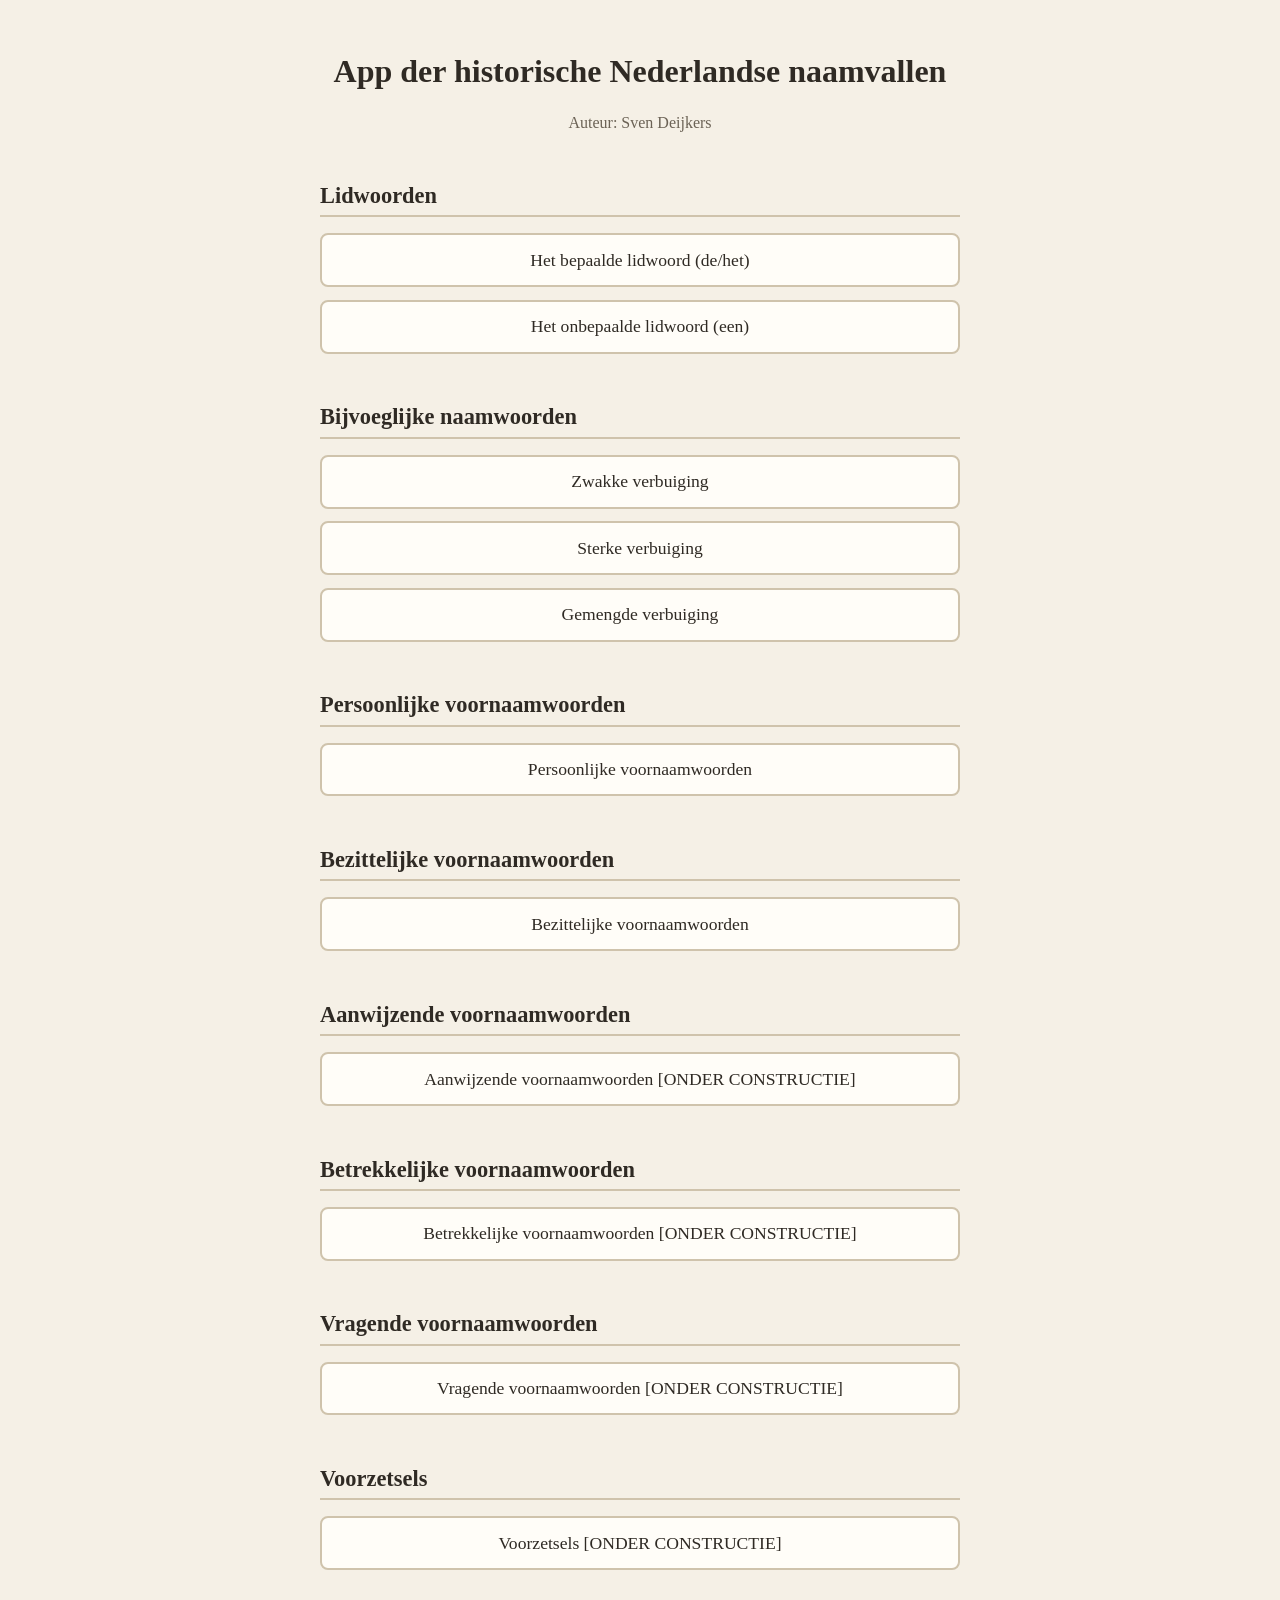
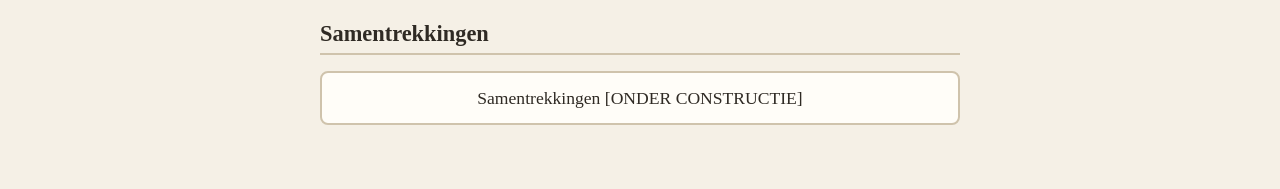
<file: index.html>
<!DOCTYPE html>
<html lang="nl">
<head>
  <meta charset="UTF-8">
  <meta name="viewport" content="width=device-width, initial-scale=1.0">
  <title>App der historische Nederlandse naamvallen</title>
  <link rel="stylesheet" href="style.css?v=12">
</head>
<body>
  <main class="start-screen">
    <h1>App der historische Nederlandse naamvallen</h1>
    <p class="author">Auteur: Sven Deijkers</p>

    <div class="options">
      <section class="option-group">
        <h2>Lidwoorden</h2>
        <div class="option-buttons">
          <a class="option-button" href="instellingen.html?volgende=bepaald-lidwoord.html">Het bepaalde lidwoord (de/het)</a>
          <a class="option-button" href="instellingen.html?volgende=onbepaald-lidwoord.html">Het onbepaalde lidwoord (een)</a>
        </div>
      </section>

      <section class="option-group">
        <h2>Bijvoeglijke naamwoorden</h2>
        <div class="option-buttons">
          <a class="option-button" href="instellingen.html?volgende=bijvoeglijk-naamwoord-zwak.html">Zwakke verbuiging</a>
          <a class="option-button" href="instellingen.html?volgende=bijvoeglijk-naamwoord-sterk.html">Sterke verbuiging</a>
          <a class="option-button" href="instellingen.html?volgende=bijvoeglijk-naamwoord-gemengd.html">Gemengde verbuiging</a>
        </div>
      </section>

      <section class="option-group">
        <h2>Persoonlijke voornaamwoorden</h2>
        <div class="option-buttons">
          <a class="option-button" href="instellingen.html?volgende=persoonlijke-voornaamwoorden.html">Persoonlijke voornaamwoorden</a>
        </div>
      </section>

      <section class="option-group">
        <h2>Bezittelijke voornaamwoorden</h2>
        <div class="option-buttons">
          <a class="option-button" href="instellingen.html?volgende=bezittelijke-voornaamwoorden.html">Bezittelijke voornaamwoorden</a>
        </div>
      </section>

      <section class="option-group">
        <h2>Aanwijzende voornaamwoorden</h2>
        <div class="option-buttons">
          <a class="option-button" href="instellingen.html?volgende=aanwijzende-voornaamwoorden.html">Aanwijzende voornaamwoorden [ONDER CONSTRUCTIE]</a>
        </div>
      </section>

      <section class="option-group">
        <h2>Betrekkelijke voornaamwoorden</h2>
        <div class="option-buttons">
          <a class="option-button" href="instellingen.html?volgende=betrekkelijke-voornaamwoorden.html">Betrekkelijke voornaamwoorden [ONDER CONSTRUCTIE]</a>
        </div>
      </section>

      <section class="option-group">
        <h2>Vragende voornaamwoorden</h2>
        <div class="option-buttons">
          <a class="option-button" href="instellingen.html?volgende=vragende-voornaamwoorden.html">Vragende voornaamwoorden [ONDER CONSTRUCTIE]</a>
        </div>
      </section>

      <section class="option-group">
        <h2>Voorzetsels</h2>
        <div class="option-buttons">
          <a class="option-button" href="instellingen.html?volgende=voorzetsels.html">Voorzetsels [ONDER CONSTRUCTIE]</a>
        </div>
      </section>

      <section class="option-group">
        <h2>Samentrekkingen</h2>
        <div class="option-buttons">
          <a class="option-button" href="instellingen.html?volgende=samentrekkingen.html">Samentrekkingen [ONDER CONSTRUCTIE]</a>
        </div>
      </section>
    </div>
  </main>
</body>
</html>
</file>
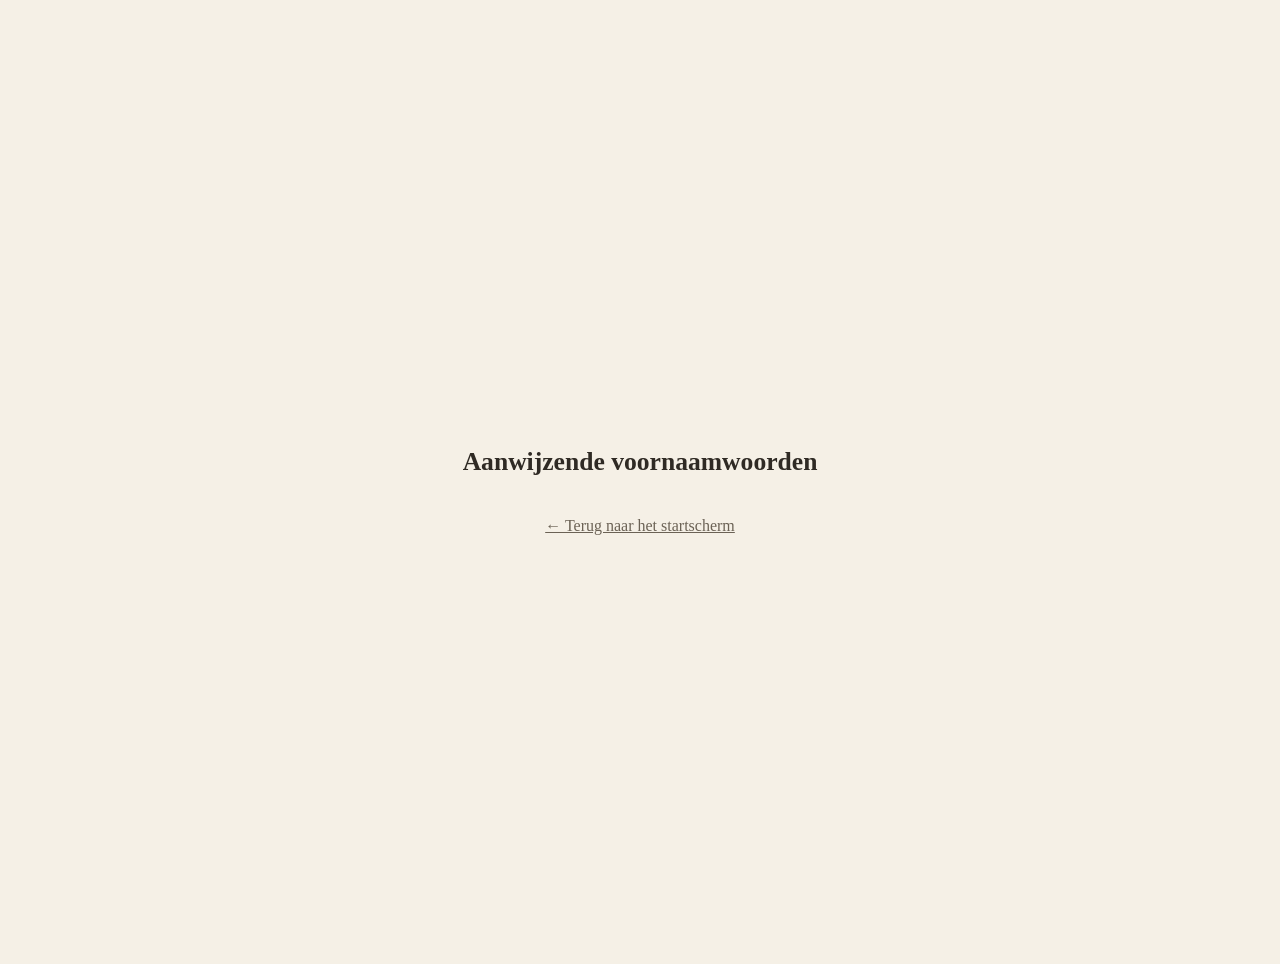
<file: aanwijzende-voornaamwoorden.html>
<!DOCTYPE html>
<html lang="nl">
<head>
  <meta charset="UTF-8">
  <meta name="viewport" content="width=device-width, initial-scale=1.0">
  <title>Aanwijzende voornaamwoorden — App der historische Nederlandse naamvallen</title>
  <link rel="stylesheet" href="style.css?v=12">
</head>
<body>
  <main class="empty-screen">
    <h1>Aanwijzende voornaamwoorden</h1>
    <a class="back-link" href="index.html">&larr; Terug naar het startscherm</a>
  </main>
</body>
</html>
</file>
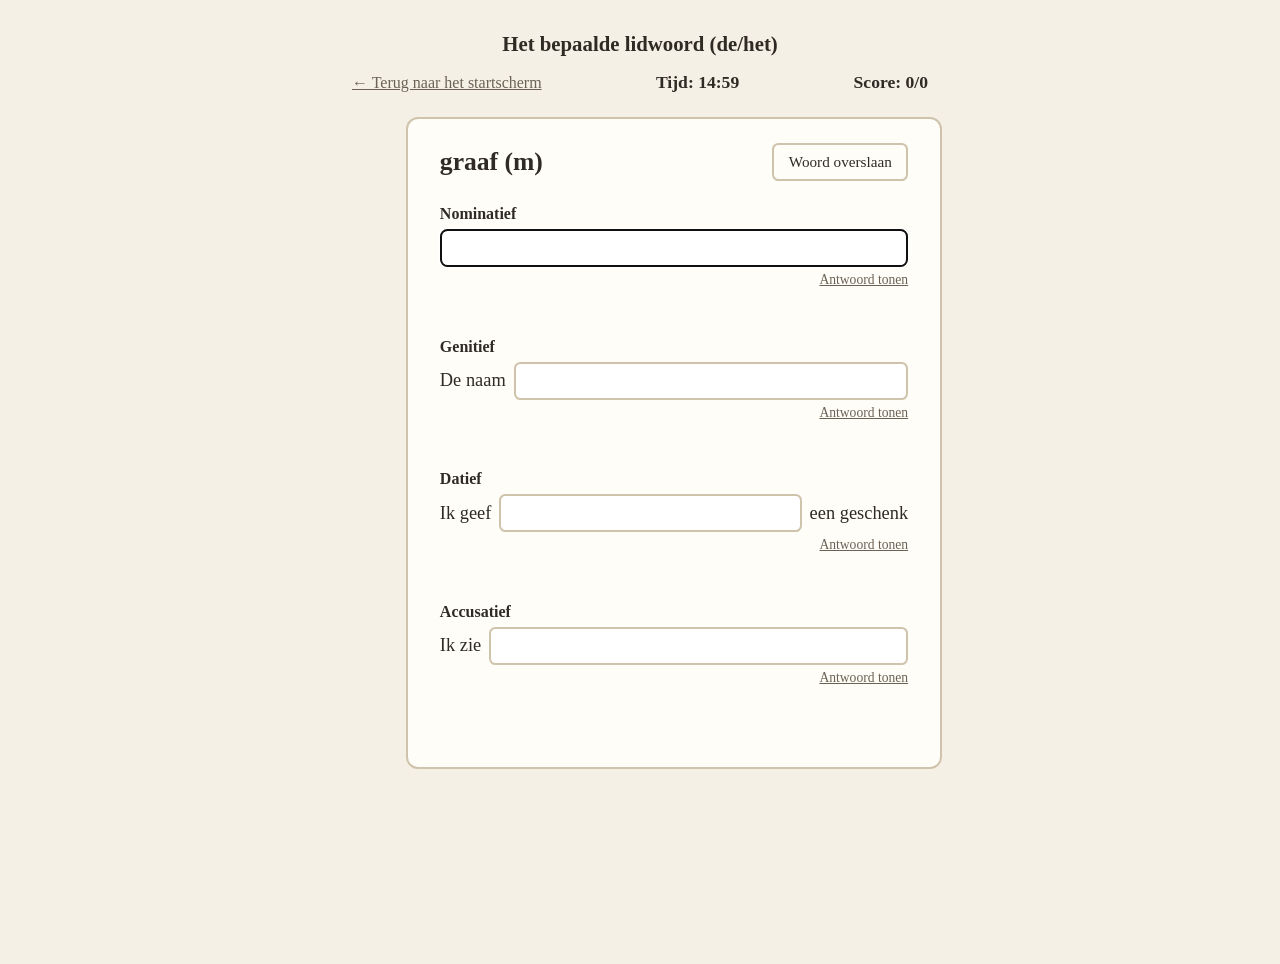
<file: bepaald-lidwoord.html>
<!DOCTYPE html>
<html lang="nl">
<head>
  <meta charset="UTF-8">
  <meta name="viewport" content="width=device-width, initial-scale=1.0">
  <title>Het bepaalde lidwoord (de/het) — App der historische Nederlandse naamvallen</title>
  <link rel="stylesheet" href="style.css?v=12">
</head>
<body>
  <main class="oefen-screen">
    <h2 class="categorie-titel">Het bepaalde lidwoord (de/het)</h2>

    <div class="oefen-header">
      <a class="back-link" href="index.html">&larr; Terug naar het startscherm</a>
      <div class="tijd">Tijd: <span id="tijd">--:--</span></div>
      <div class="score">Score: <span id="score">0/0</span></div>
    </div>

    <div id="oefen-content"></div>
  </main>

  <script src="js/oefening-data.js?v=12"></script>
  <script src="js/oefenmotor.js?v=12"></script>
  <script src="js/bepaald-lidwoord.js?v=12"></script>
</body>
</html>
</file>
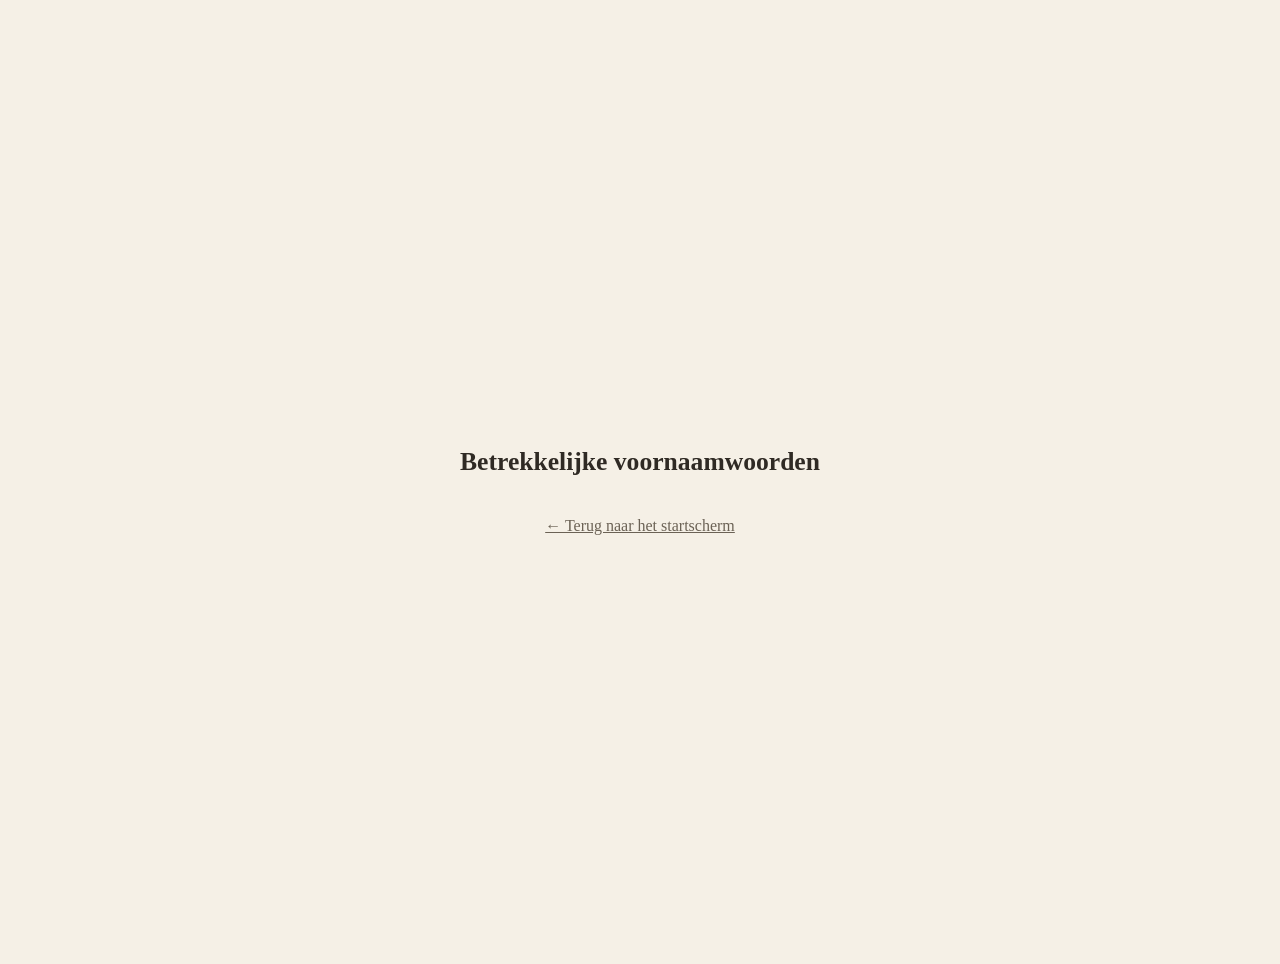
<file: betrekkelijke-voornaamwoorden.html>
<!DOCTYPE html>
<html lang="nl">
<head>
  <meta charset="UTF-8">
  <meta name="viewport" content="width=device-width, initial-scale=1.0">
  <title>Betrekkelijke voornaamwoorden — App der historische Nederlandse naamvallen</title>
  <link rel="stylesheet" href="style.css?v=12">
</head>
<body>
  <main class="empty-screen">
    <h1>Betrekkelijke voornaamwoorden</h1>
    <a class="back-link" href="index.html">&larr; Terug naar het startscherm</a>
  </main>
</body>
</html>
</file>
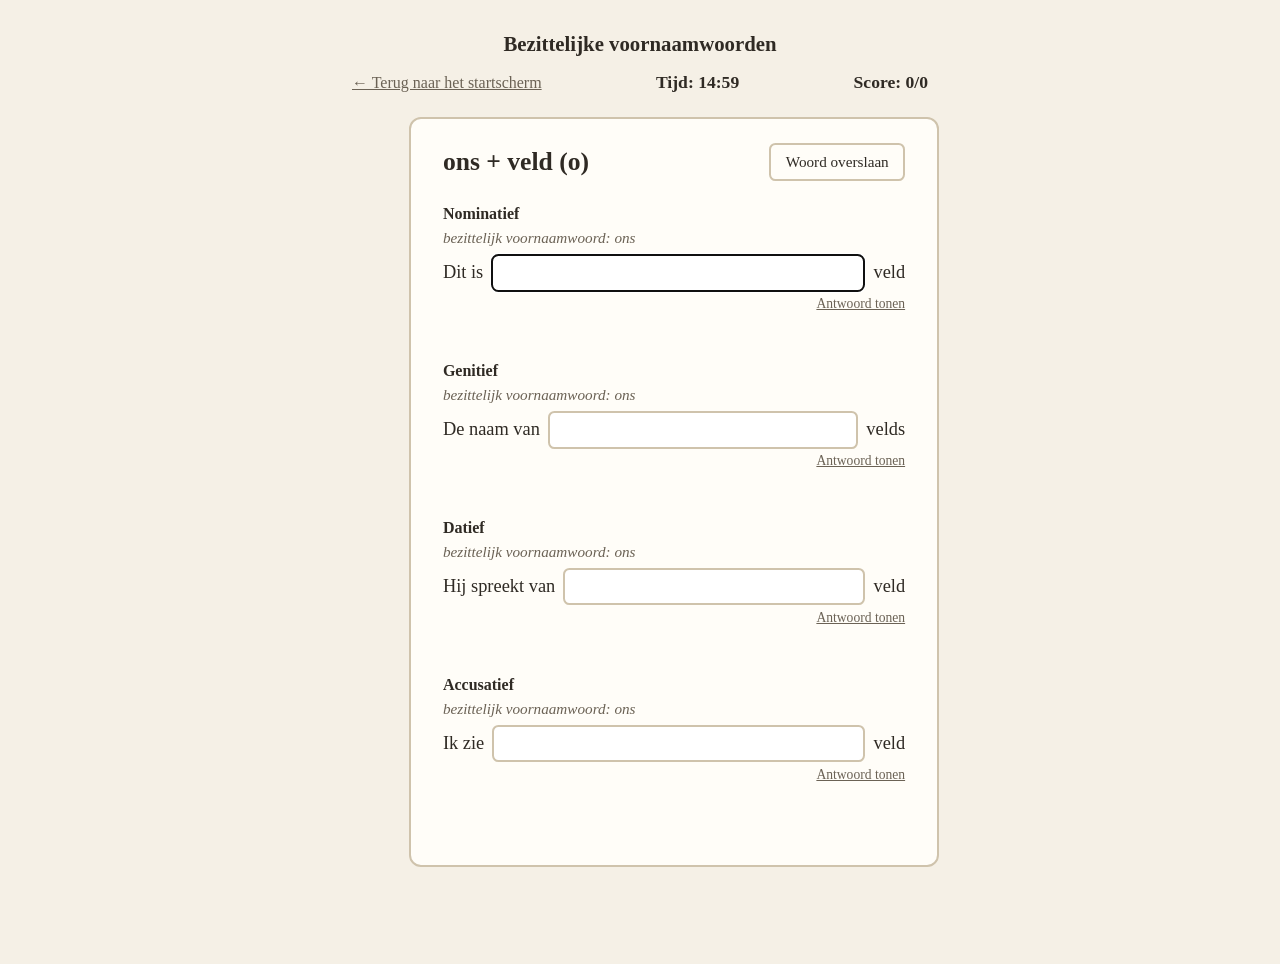
<file: bezittelijke-voornaamwoorden.html>
<!DOCTYPE html>
<html lang="nl">
<head>
  <meta charset="UTF-8">
  <meta name="viewport" content="width=device-width, initial-scale=1.0">
  <title>Bezittelijke voornaamwoorden — App der historische Nederlandse naamvallen</title>
  <link rel="stylesheet" href="style.css?v=12">
</head>
<body>
  <main class="oefen-screen">
    <h2 class="categorie-titel">Bezittelijke voornaamwoorden</h2>

    <div class="oefen-header">
      <a class="back-link" href="index.html">&larr; Terug naar het startscherm</a>
      <div class="tijd">Tijd: <span id="tijd">--:--</span></div>
      <div class="score">Score: <span id="score">0/0</span></div>
    </div>

    <div id="oefen-content"></div>
  </main>

  <script src="js/oefening-data.js?v=12"></script>
  <script src="js/oefenmotor.js?v=12"></script>
  <script src="js/bezittelijke-voornaamwoorden.js?v=12"></script>
</body>
</html>
</file>
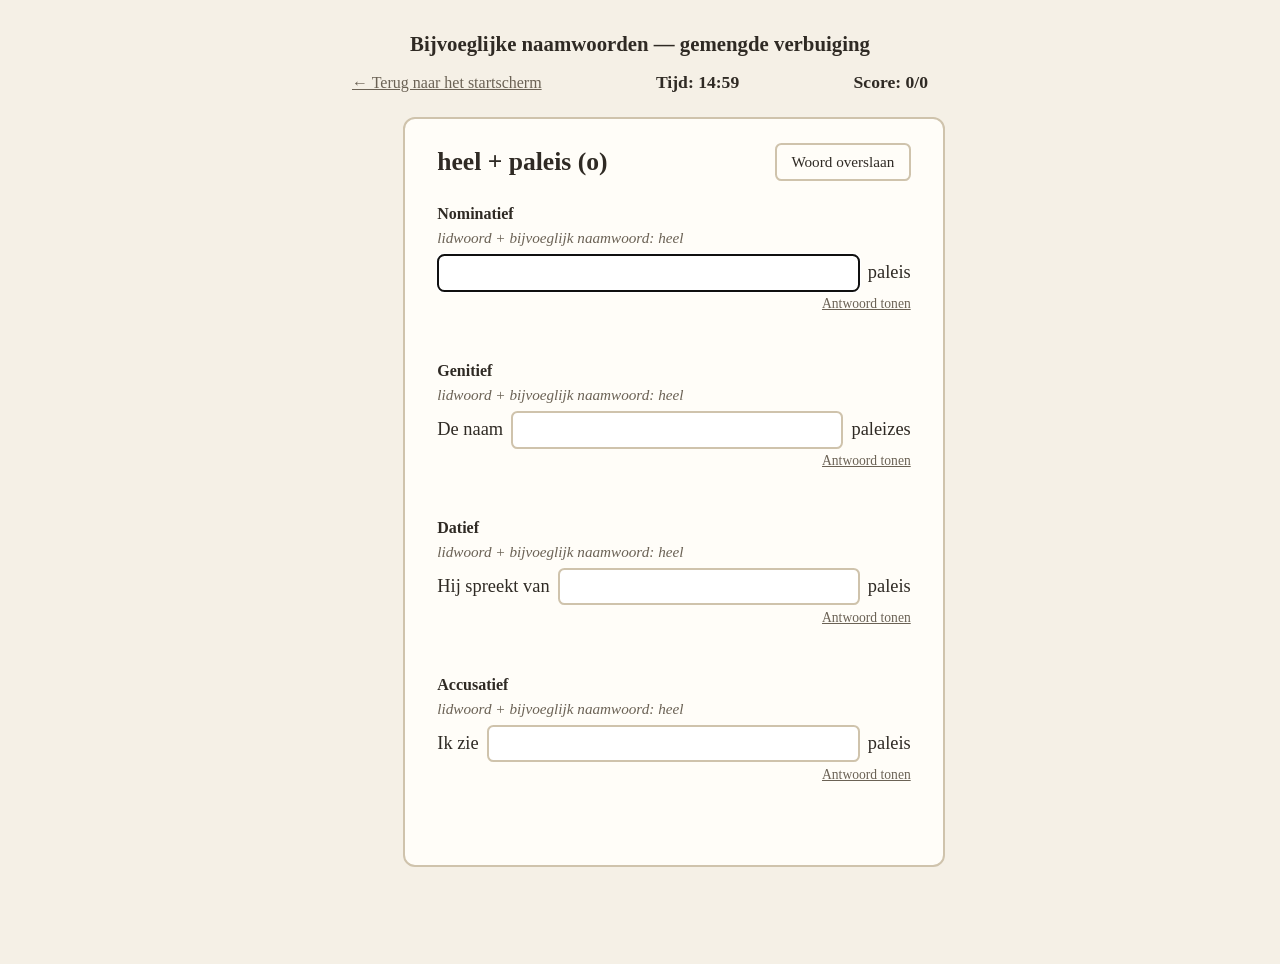
<file: bijvoeglijk-naamwoord-gemengd.html>
<!DOCTYPE html>
<html lang="nl">
<head>
  <meta charset="UTF-8">
  <meta name="viewport" content="width=device-width, initial-scale=1.0">
  <title>Bijvoeglijke naamwoorden — gemengde verbuiging — App der historische Nederlandse naamvallen</title>
  <link rel="stylesheet" href="style.css?v=12">
</head>
<body>
  <main class="oefen-screen">
    <h2 class="categorie-titel">Bijvoeglijke naamwoorden — gemengde verbuiging</h2>

    <div class="oefen-header">
      <a class="back-link" href="index.html">&larr; Terug naar het startscherm</a>
      <div class="tijd">Tijd: <span id="tijd">--:--</span></div>
      <div class="score">Score: <span id="score">0/0</span></div>
    </div>

    <div id="oefen-content"></div>
  </main>

  <script src="js/oefening-data.js?v=12"></script>
  <script src="js/oefenmotor.js?v=12"></script>
  <script src="js/bijvoeglijk-naamwoord-gemengd.js?v=12"></script>
</body>
</html>
</file>
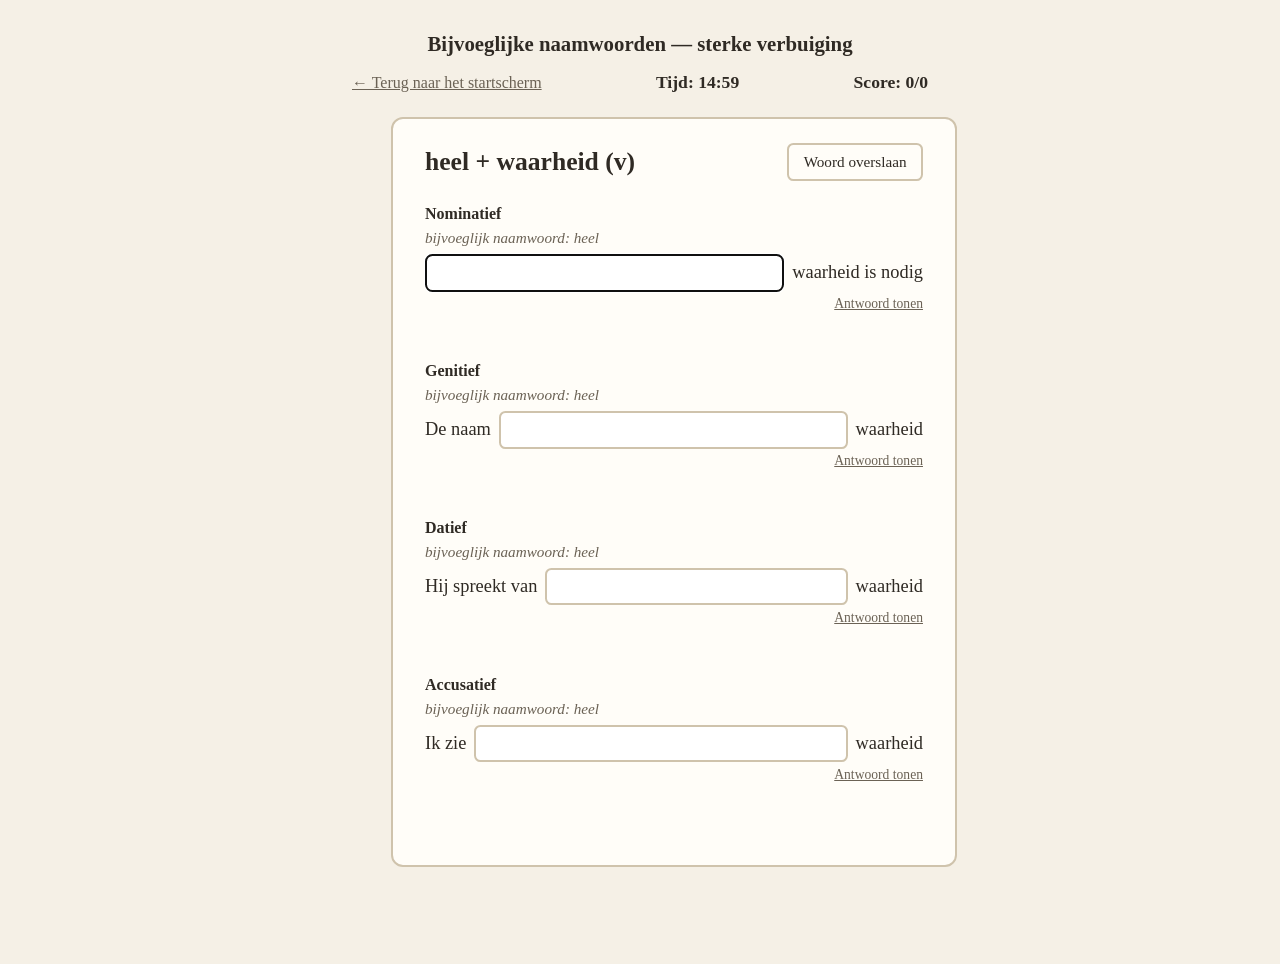
<file: bijvoeglijk-naamwoord-sterk.html>
<!DOCTYPE html>
<html lang="nl">
<head>
  <meta charset="UTF-8">
  <meta name="viewport" content="width=device-width, initial-scale=1.0">
  <title>Bijvoeglijke naamwoorden — sterke verbuiging — App der historische Nederlandse naamvallen</title>
  <link rel="stylesheet" href="style.css?v=12">
</head>
<body>
  <main class="oefen-screen">
    <h2 class="categorie-titel">Bijvoeglijke naamwoorden — sterke verbuiging</h2>

    <div class="oefen-header">
      <a class="back-link" href="index.html">&larr; Terug naar het startscherm</a>
      <div class="tijd">Tijd: <span id="tijd">--:--</span></div>
      <div class="score">Score: <span id="score">0/0</span></div>
    </div>

    <div id="oefen-content"></div>
  </main>

  <script src="js/oefening-data.js?v=12"></script>
  <script src="js/oefenmotor.js?v=12"></script>
  <script src="js/bijvoeglijk-naamwoord-sterk.js?v=12"></script>
</body>
</html>
</file>
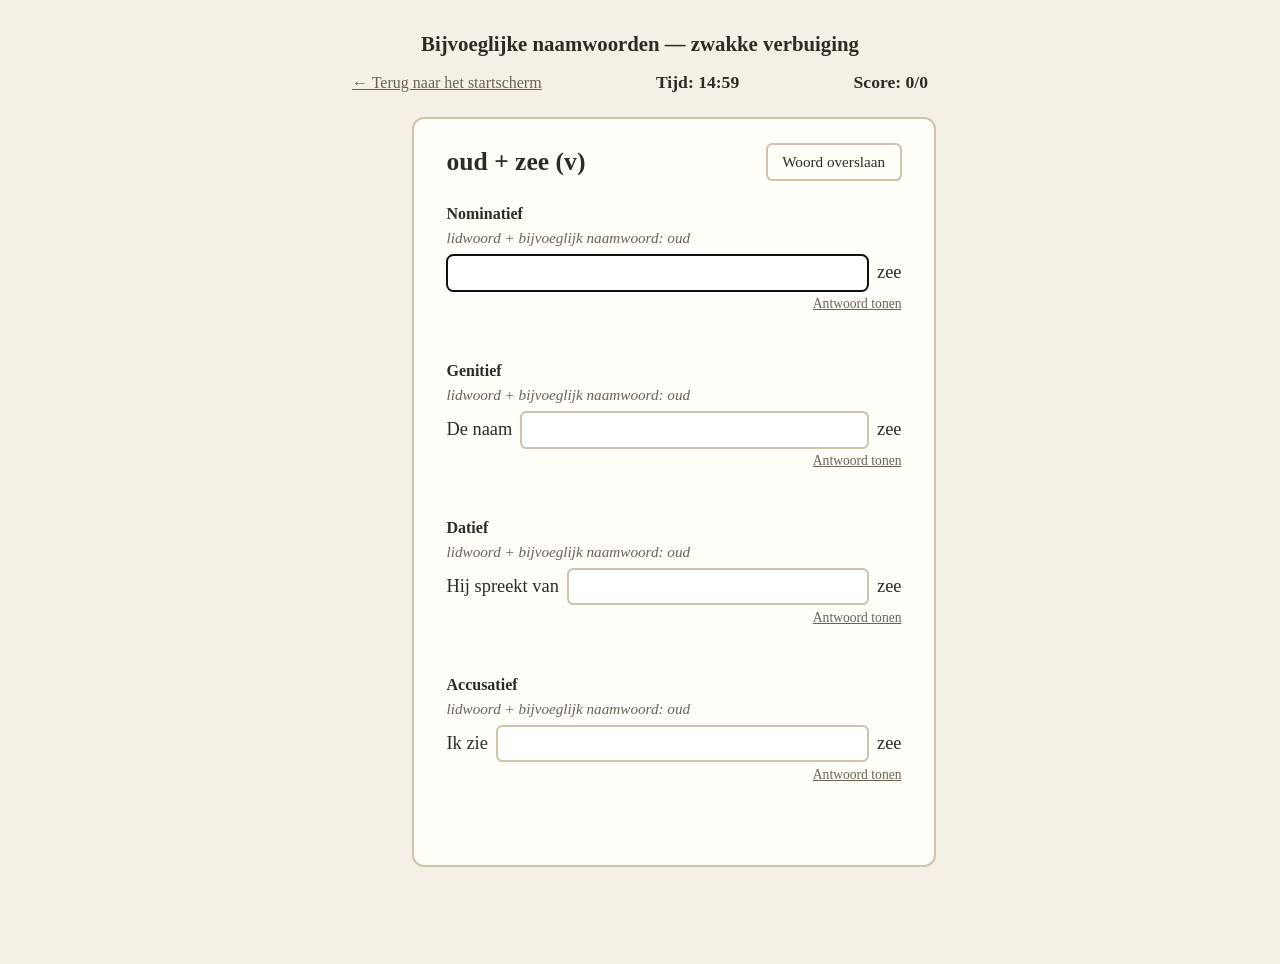
<file: bijvoeglijk-naamwoord-zwak.html>
<!DOCTYPE html>
<html lang="nl">
<head>
  <meta charset="UTF-8">
  <meta name="viewport" content="width=device-width, initial-scale=1.0">
  <title>Bijvoeglijke naamwoorden — zwakke verbuiging — App der historische Nederlandse naamvallen</title>
  <link rel="stylesheet" href="style.css?v=12">
</head>
<body>
  <main class="oefen-screen">
    <h2 class="categorie-titel">Bijvoeglijke naamwoorden — zwakke verbuiging</h2>

    <div class="oefen-header">
      <a class="back-link" href="index.html">&larr; Terug naar het startscherm</a>
      <div class="tijd">Tijd: <span id="tijd">--:--</span></div>
      <div class="score">Score: <span id="score">0/0</span></div>
    </div>

    <div id="oefen-content"></div>
  </main>

  <script src="js/oefening-data.js?v=12"></script>
  <script src="js/oefenmotor.js?v=12"></script>
  <script src="js/bijvoeglijk-naamwoord-zwak.js?v=12"></script>
</body>
</html>
</file>
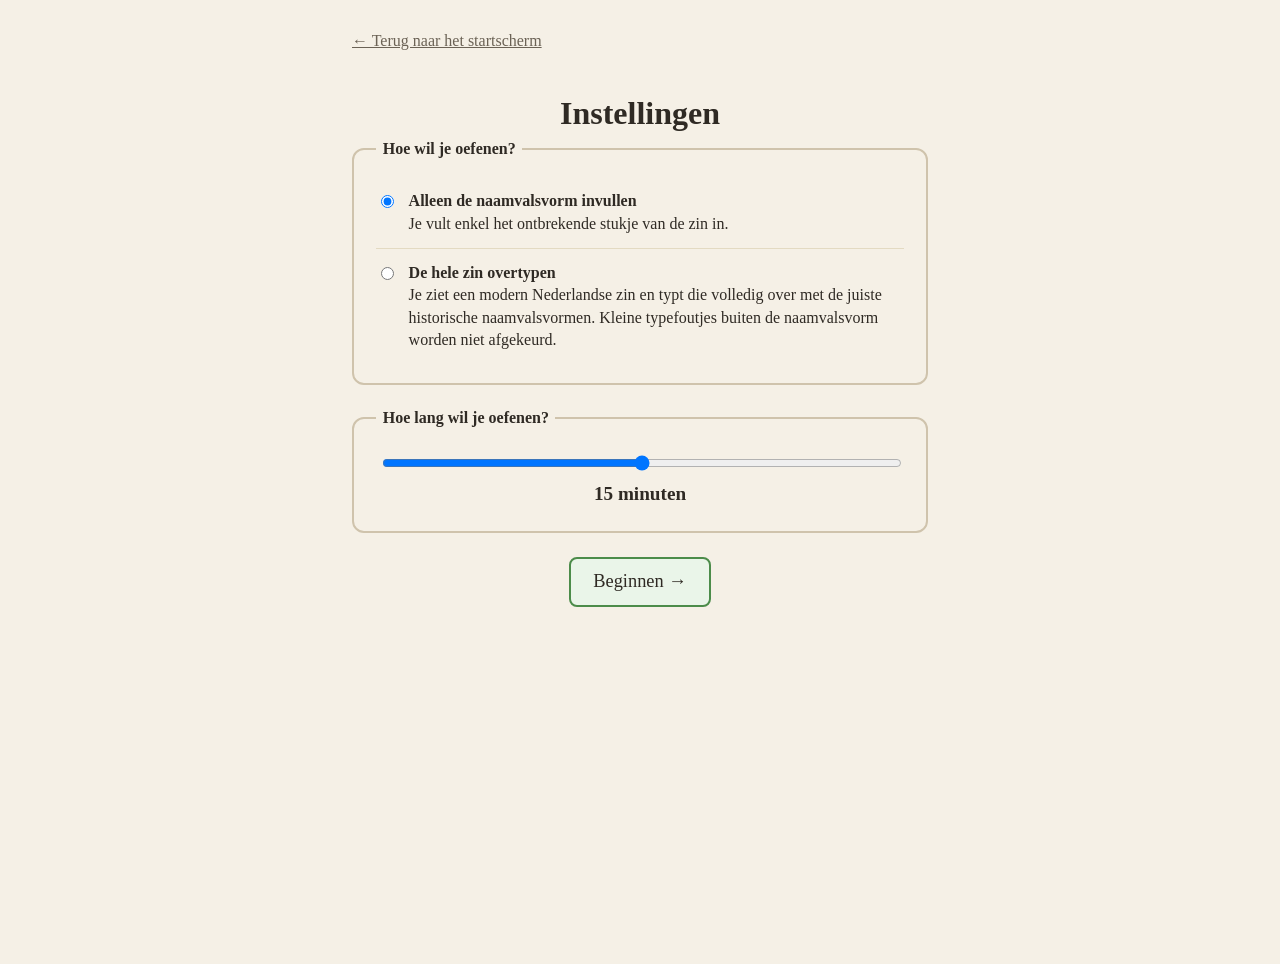
<file: instellingen.html>
<!DOCTYPE html>
<html lang="nl">
<head>
  <meta charset="UTF-8">
  <meta name="viewport" content="width=device-width, initial-scale=1.0">
  <title>Instellingen — App der historische Nederlandse naamvallen</title>
  <link rel="stylesheet" href="style.css?v=12">
</head>
<body>
  <main class="instellingen-screen">
    <div class="oefen-header">
      <a class="back-link" href="index.html">&larr; Terug naar het startscherm</a>
    </div>

    <h1>Instellingen</h1>

    <form id="instellingen-form" class="instellingen-form">
      <fieldset>
        <legend>Hoe wil je oefenen?</legend>

        <label class="instelling-optie">
          <input type="radio" name="modus" value="deel">
          <span>
            <strong>Alleen de naamvalsvorm invullen</strong>
            <br>
            Je vult enkel het ontbrekende stukje van de zin in.
          </span>
        </label>

        <label class="instelling-optie">
          <input type="radio" name="modus" value="zin">
          <span>
            <strong>De hele zin overtypen</strong>
            <br>
            Je ziet een modern Nederlandse zin en typt die volledig over met de juiste
            historische naamvalsvormen. Kleine typefoutjes buiten de naamvalsvorm worden
            niet afgekeurd.
          </span>
        </label>
      </fieldset>

      <fieldset id="geslacht-fieldset">
        <legend>Geslacht bij het zelfstandig naamwoord</legend>

        <label class="instelling-optie">
          <input type="radio" name="geslacht" value="aan">
          <span>
            <strong>Toon geslacht</strong> (m/v/o)
            <br>
            Handig om patronen te leren herkennen.
          </span>
        </label>

        <label class="instelling-optie">
          <input type="radio" name="geslacht" value="uit">
          <span>
            <strong>Verberg geslacht</strong>
            <br>
            Voor als je je geheugen wilt trainen.
          </span>
        </label>
      </fieldset>

      <fieldset id="datief-vorm-fieldset">
        <legend>Datief-vervoeging van het zelfstandig naamwoord</legend>

        <label class="instelling-optie">
          <input type="radio" name="datief-vorm" value="tabel">
          <span>
            <strong>Vervoegen volgens de regels</strong> (zonder -e als dat kan)
            <br>
            De gangbare, eenvoudigste vorm.
          </span>
        </label>

        <label class="instelling-optie">
          <input type="radio" name="datief-vorm" value="historisch">
          <span>
            <strong>Historische vervoeging</strong>
            <br>
            Sommige woorden krijgen dan een extra -e, bijvoorbeeld "den goeden gelde".
          </span>
        </label>

        <label class="instelling-optie" id="datief-vorm-modern-optie">
          <input type="radio" name="datief-vorm" value="modern">
          <span>
            <strong>Modernere vorm met "het"</strong>
            <br>
            Bij onzijdige woorden bijvoorbeeld "het goede" in plaats van "den goeden".
          </span>
        </label>
      </fieldset>

      <fieldset id="archaisch-fieldset" hidden>
        <legend>Archaïsche/dialectische vormen</legend>

        <label class="instelling-optie" id="archaisch-du-optie">
          <input type="checkbox" name="archaisch-du">
          <span>
            <strong>Du</strong> in plaats van gij (voor jij/u)
            <span class="instelling-waarschuwing">
              Let op: dit is zeer archaïsch en heeft ook invloed op de rest van de zin
              (zoals de werkwoordsvervoeging). Niet aangeraden voor beginners.
            </span>
          </span>
        </label>

        <label class="instelling-optie" id="archaisch-gijlieden-optie">
          <input type="checkbox" name="archaisch-gijlieden">
          <span>
            <strong>Gijlieden</strong> in plaats van gij (voor jullie)
          </span>
        </label>

        <label class="instelling-optie" id="archaisch-wijlieden-optie">
          <input type="checkbox" name="archaisch-wijlieden">
          <span>
            <strong>Wijlieden</strong> in plaats van wij
          </span>
        </label>
      </fieldset>

      <fieldset id="genitief-vnw-fieldset" hidden>
        <legend>Genitief bij persoonlijke voornaamwoorden</legend>

        <label class="instelling-optie">
          <input type="radio" name="genitief-vnw" value="uit">
          <span>
            <strong>Verberg genitief</strong>
            <br>
            In het echt komt de genitief van persoonlijke voornaamwoorden nog maar zelden voor,
            dus is het voor de meesten niet de moeite waard om te leren.
          </span>
        </label>

        <label class="instelling-optie">
          <input type="radio" name="genitief-vnw" value="aan">
          <span>
            <strong>Toon genitief</strong>
            <br>
            Oefen ook de (zeldzame) genitiefvorm mee.
          </span>
        </label>
      </fieldset>

      <fieldset id="klinker-fieldset" hidden>
        <legend>Klinkerspelling bij bijvoeglijke naamwoorden</legend>

        <label class="instelling-optie">
          <input type="radio" name="klinker" value="enkel">
          <span>
            <strong>Enkele klinker</strong> (hele, grote, hoge)
            <br>
            De hedendaagse spelling.
          </span>
        </label>

        <label class="instelling-optie">
          <input type="radio" name="klinker" value="dubbel">
          <span>
            <strong>Dubbele klinker</strong> (heele, groote, hooge)
            <br>
            De spelling zoals die gangbaar was in de tijd van de naamvallen.
          </span>
        </label>
      </fieldset>

      <fieldset>
        <legend>Hoe lang wil je oefenen?</legend>

        <div class="tijd-instelling">
          <input type="range" id="tijd-slider" min="0" max="30" step="1" value="15">
          <div class="tijd-waarde"><span id="tijd-waarde-getal">15</span> minuten</div>
          <div id="tijd-waarschuwing" class="tijd-waarschuwing" hidden>Kies minstens 1 minuut om te kunnen beginnen.</div>
        </div>
      </fieldset>

      <button type="submit" class="begin-button" id="begin-knop">Beginnen →</button>
    </form>
  </main>

  <script src="js/oefening-data.js?v=12"></script>
  <script src="js/instellingen.js?v=12"></script>
</body>
</html>
</file>
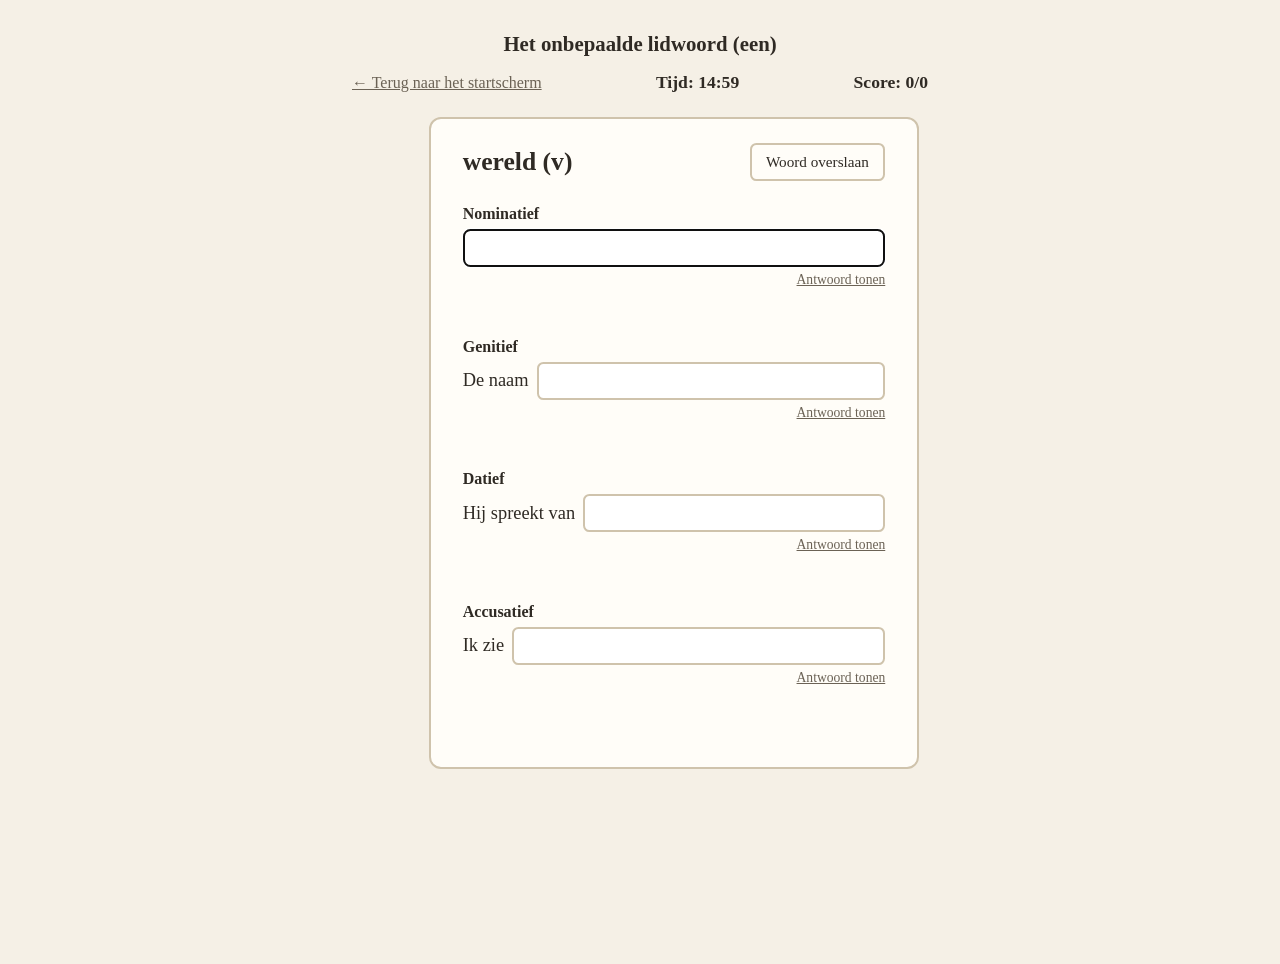
<file: onbepaald-lidwoord.html>
<!DOCTYPE html>
<html lang="nl">
<head>
  <meta charset="UTF-8">
  <meta name="viewport" content="width=device-width, initial-scale=1.0">
  <title>Het onbepaalde lidwoord (een) — App der historische Nederlandse naamvallen</title>
  <link rel="stylesheet" href="style.css?v=12">
</head>
<body>
  <main class="oefen-screen">
    <h2 class="categorie-titel">Het onbepaalde lidwoord (een)</h2>

    <div class="oefen-header">
      <a class="back-link" href="index.html">&larr; Terug naar het startscherm</a>
      <div class="tijd">Tijd: <span id="tijd">--:--</span></div>
      <div class="score">Score: <span id="score">0/0</span></div>
    </div>

    <div id="oefen-content"></div>
  </main>

  <script src="js/oefening-data.js?v=12"></script>
  <script src="js/oefenmotor.js?v=12"></script>
  <script src="js/onbepaald-lidwoord.js?v=12"></script>
</body>
</html>
</file>
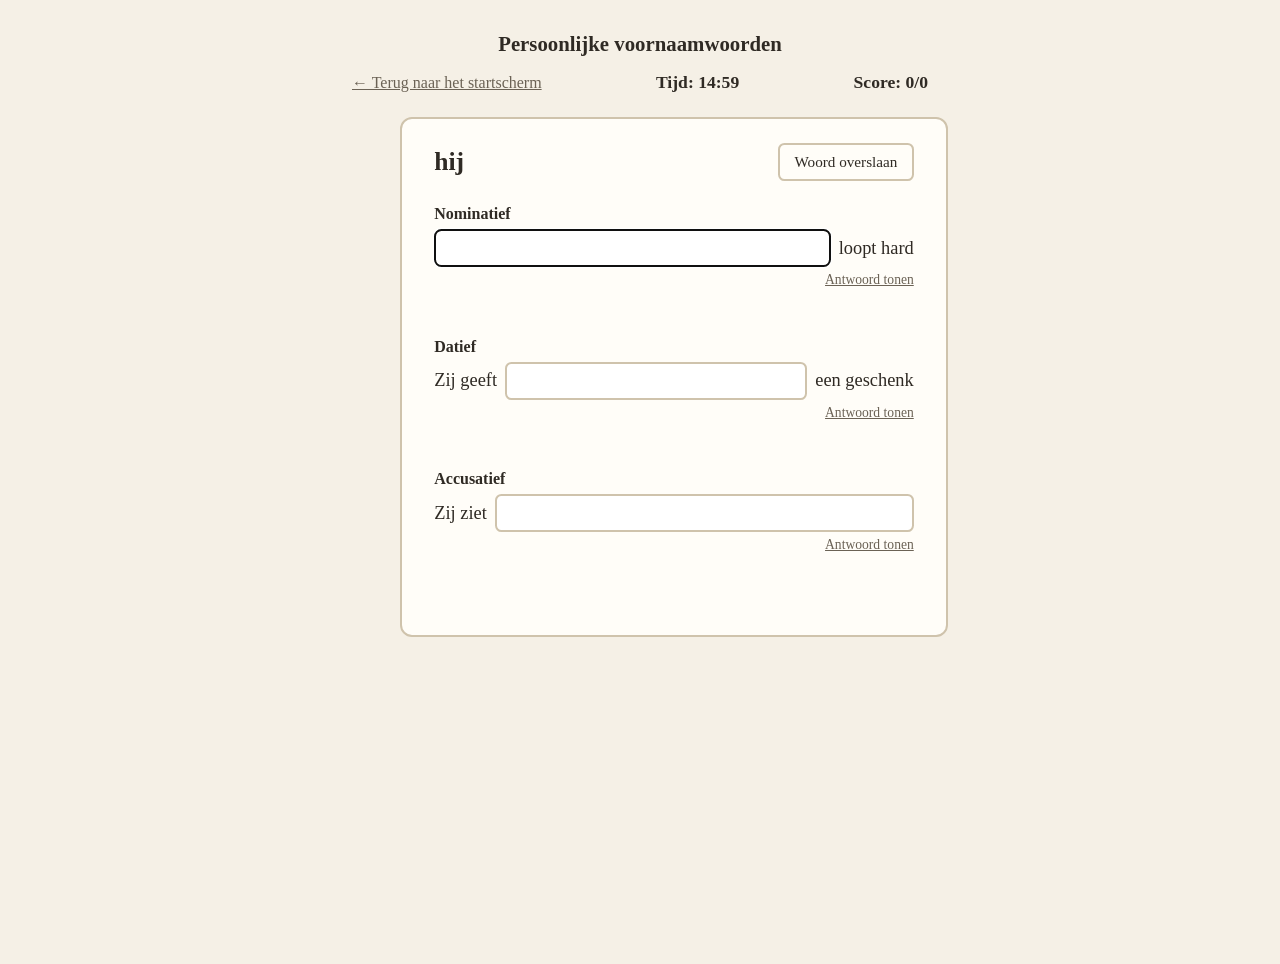
<file: persoonlijke-voornaamwoorden.html>
<!DOCTYPE html>
<html lang="nl">
<head>
  <meta charset="UTF-8">
  <meta name="viewport" content="width=device-width, initial-scale=1.0">
  <title>Persoonlijke voornaamwoorden — App der historische Nederlandse naamvallen</title>
  <link rel="stylesheet" href="style.css?v=12">
</head>
<body>
  <main class="oefen-screen">
    <h2 class="categorie-titel">Persoonlijke voornaamwoorden</h2>

    <div class="oefen-header">
      <a class="back-link" href="index.html">&larr; Terug naar het startscherm</a>
      <div class="tijd">Tijd: <span id="tijd">--:--</span></div>
      <div class="score">Score: <span id="score">0/0</span></div>
    </div>

    <div id="oefen-content"></div>
  </main>

  <script src="js/oefening-data.js?v=12"></script>
  <script src="js/oefenmotor.js?v=12"></script>
  <script src="js/persoonlijke-voornaamwoorden.js?v=12"></script>
</body>
</html>
</file>
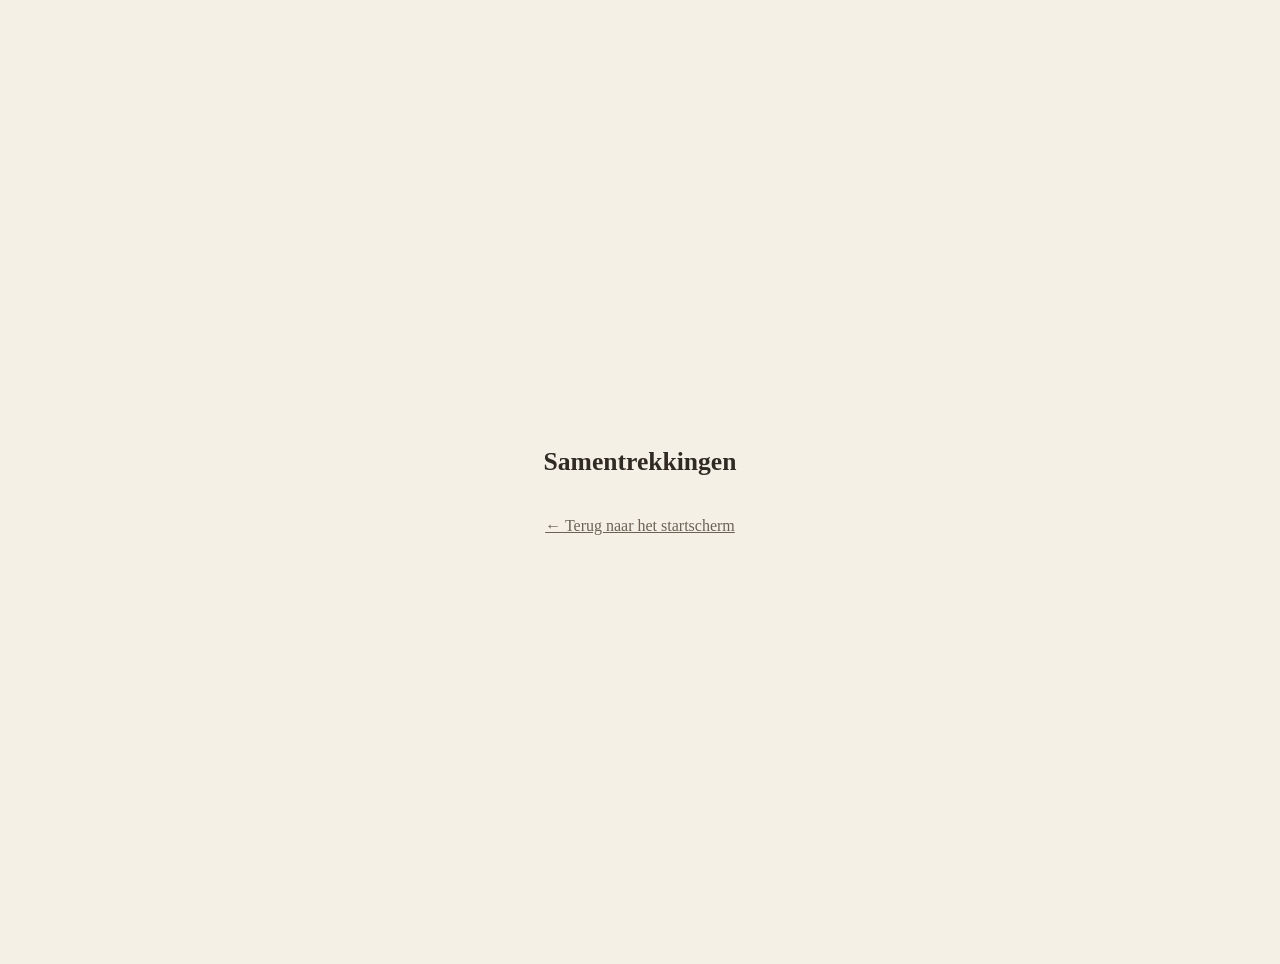
<file: samentrekkingen.html>
<!DOCTYPE html>
<html lang="nl">
<head>
  <meta charset="UTF-8">
  <meta name="viewport" content="width=device-width, initial-scale=1.0">
  <title>Samentrekkingen — App der historische Nederlandse naamvallen</title>
  <link rel="stylesheet" href="style.css?v=12">
</head>
<body>
  <main class="empty-screen">
    <h1>Samentrekkingen</h1>
    <a class="back-link" href="index.html">&larr; Terug naar het startscherm</a>
  </main>
</body>
</html>
</file>
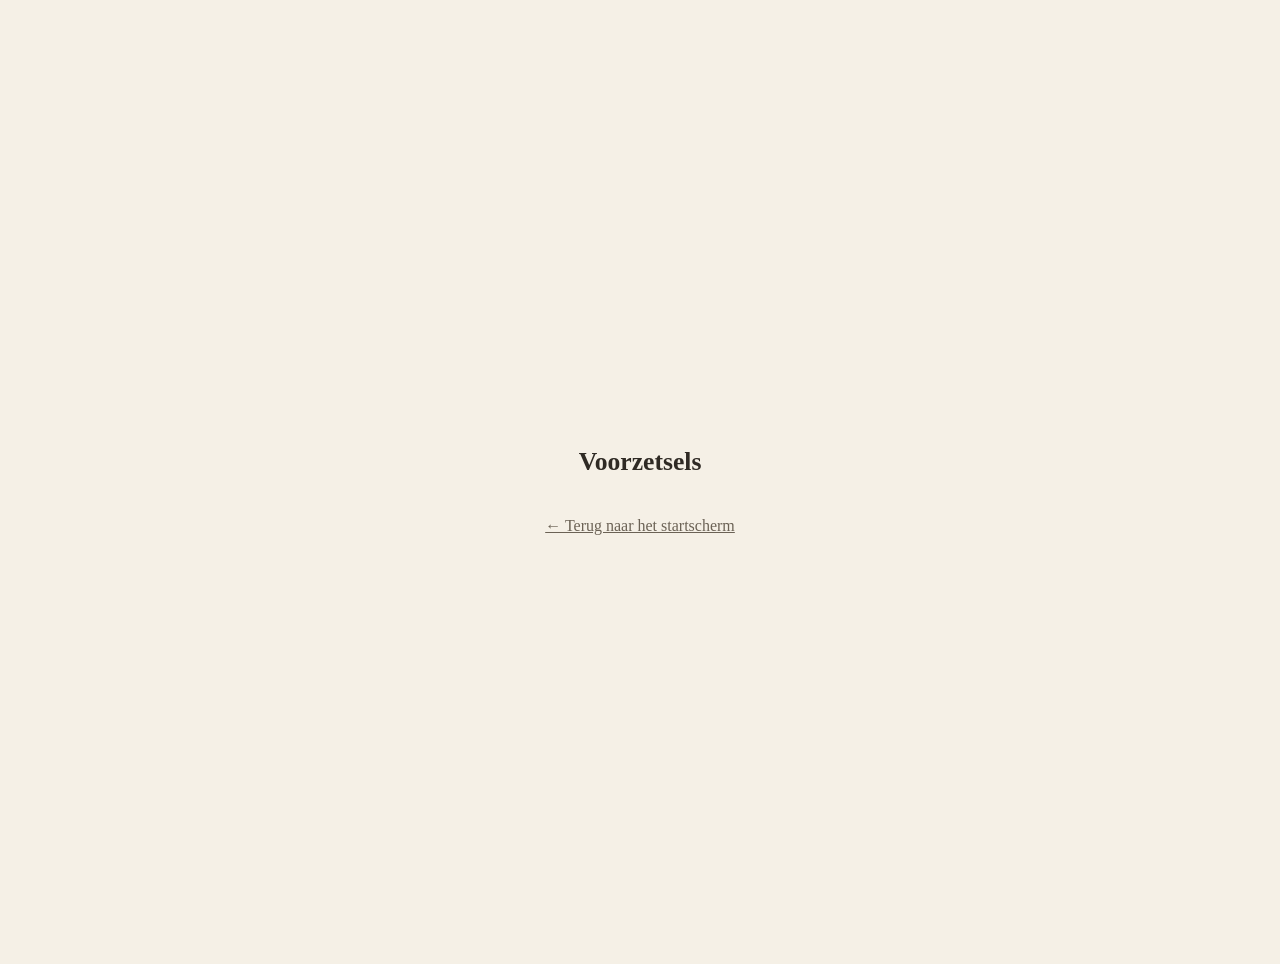
<file: voorzetsels.html>
<!DOCTYPE html>
<html lang="nl">
<head>
  <meta charset="UTF-8">
  <meta name="viewport" content="width=device-width, initial-scale=1.0">
  <title>Voorzetsels — App der historische Nederlandse naamvallen</title>
  <link rel="stylesheet" href="style.css?v=12">
</head>
<body>
  <main class="empty-screen">
    <h1>Voorzetsels</h1>
    <a class="back-link" href="index.html">&larr; Terug naar het startscherm</a>
  </main>
</body>
</html>
</file>
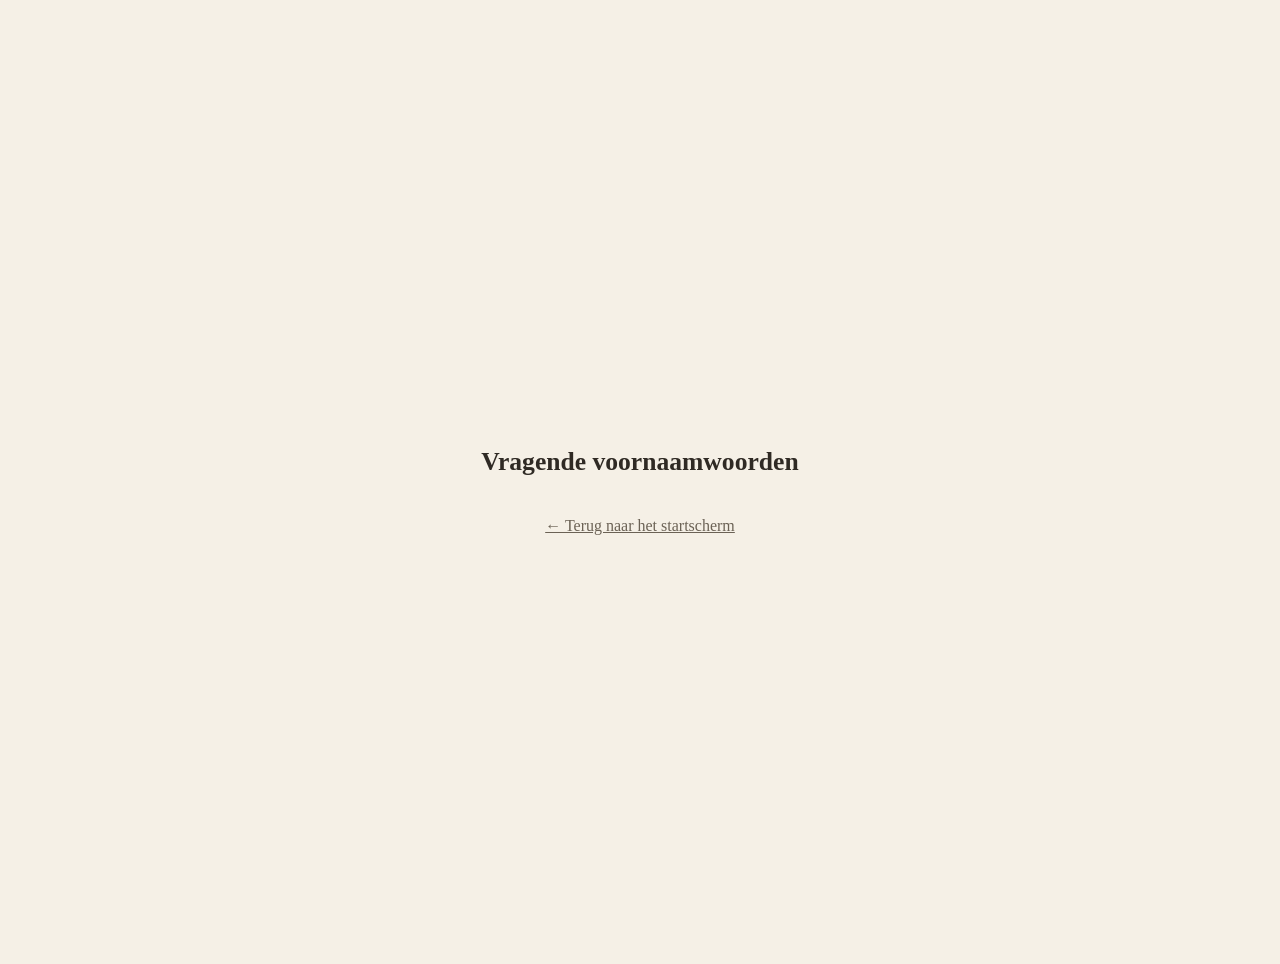
<file: vragende-voornaamwoorden.html>
<!DOCTYPE html>
<html lang="nl">
<head>
  <meta charset="UTF-8">
  <meta name="viewport" content="width=device-width, initial-scale=1.0">
  <title>Vragende voornaamwoorden — App der historische Nederlandse naamvallen</title>
  <link rel="stylesheet" href="style.css?v=12">
</head>
<body>
  <main class="empty-screen">
    <h1>Vragende voornaamwoorden</h1>
    <a class="back-link" href="index.html">&larr; Terug naar het startscherm</a>
  </main>
</body>
</html>
</file>
<file: style.css>
body {
  margin: 0;
  font-family: Georgia, "Times New Roman", serif;
  background-color: #f5f0e6;
  color: #2f2a24;
}

.start-screen {
  min-height: 100vh;
  display: flex;
  flex-direction: column;
  align-items: center;
  padding: 2rem;
  overflow-y: auto;
}

h1 {
  font-size: 2rem;
  max-width: 40rem;
  margin-bottom: 0.5rem;
  text-align: center;
}

.author {
  font-size: 1rem;
  color: #6b6255;
  margin-bottom: 2rem;
  text-align: center;
}

.options {
  width: 100%;
  max-width: 40rem;
  display: flex;
  flex-direction: column;
  gap: 2rem;
  padding-bottom: 2rem;
}

.option-group h2 {
  font-size: 1.4rem;
  border-bottom: 2px solid #cfc3ac;
  padding-bottom: 0.4rem;
  margin-bottom: 1rem;
}

.option-buttons {
  display: flex;
  flex-direction: column;
  gap: 0.8rem;
}

.option-button {
  display: block;
  font-family: inherit;
  font-size: 1.1rem;
  text-decoration: none;
  color: #2f2a24;
  background-color: #fffdf8;
  border: 2px solid #cfc3ac;
  border-radius: 0.5rem;
  padding: 0.9rem 1.2rem;
  text-align: center;
  transition: background-color 0.15s ease, border-color 0.15s ease;
}

.option-button:hover,
.option-button:focus {
  background-color: #ece2cb;
  border-color: #a89a78;
}

.empty-screen {
  min-height: 100vh;
  display: flex;
  flex-direction: column;
  align-items: center;
  justify-content: center;
  text-align: center;
  padding: 2rem;
}

.empty-screen h1 {
  font-size: 1.6rem;
}

.back-link {
  margin-top: 2rem;
  font-size: 1rem;
  color: #6b6255;
}

.oefen-screen {
  min-height: 100vh;
  display: flex;
  flex-direction: column;
  align-items: center;
  padding: 2rem;
  overflow-y: auto;
}

.categorie-titel {
  width: 100%;
  max-width: 36rem;
  text-align: center;
  font-size: 1.3rem;
  margin: 0 0 1rem;
}

.oefen-header {
  width: 100%;
  max-width: 36rem;
  display: flex;
  justify-content: space-between;
  align-items: center;
  margin-bottom: 1.5rem;
}

.oefen-header .back-link {
  margin-top: 0;
}

.score {
  font-size: 1.1rem;
  font-weight: bold;
}

.woordkaart {
  width: 100%;
  max-width: 36rem;
  background-color: #fffdf8;
  border: 2px solid #cfc3ac;
  border-radius: 0.75rem;
  padding: 1.5rem 2rem 2rem;
}

.woordkaart-top {
  display: flex;
  justify-content: space-between;
  align-items: center;
  gap: 1rem;
  margin-bottom: 1.5rem;
}

.woordkaart-top h1 {
  font-size: 1.6rem;
  margin: 0;
  text-align: left;
}

.woordkaart-ondertitel {
  font-size: 0.9rem;
  color: #6b6255;
  font-style: italic;
  margin: 0.3rem 0 0;
}

.skip-button {
  font-family: inherit;
  font-size: 0.95rem;
  background: none;
  border: 2px solid #cfc3ac;
  border-radius: 0.4rem;
  padding: 0.5rem 0.9rem;
  cursor: pointer;
  color: #2f2a24;
  white-space: nowrap;
}

.skip-button:hover {
  background-color: #ece2cb;
}

.vraag {
  margin-bottom: 1.3rem;
}

.vraag label {
  display: block;
  font-weight: bold;
  margin-bottom: 0.4rem;
}

.zin {
  display: flex;
  align-items: center;
  flex-wrap: wrap;
  gap: 0.5rem;
  font-size: 1.15rem;
}

.antwoord-input {
  font-family: inherit;
  font-size: 1.1rem;
  padding: 0.4rem 0.6rem;
  border: 2px solid #cfc3ac;
  border-radius: 0.4rem;
  min-width: 10rem;
  flex: 1 1 10rem;
  background-color: #fff;
  color: #2f2a24;
}

.antwoord-input.correct {
  border-color: #4c8c4a;
  background-color: #eaf5e9;
}

.antwoord-input.incorrect {
  border-color: #b8453a;
  background-color: #fbe9e7;
}

.feedback {
  font-size: 0.95rem;
  color: #b8453a;
  min-height: 1.2rem;
  margin-top: 0.3rem;
}

.toon-antwoord-btn {
  font-family: inherit;
  font-size: 0.85rem;
  background: none;
  border: none;
  color: #6b6255;
  text-decoration: underline;
  cursor: pointer;
  padding: 0.3rem 0;
  display: block;
  margin-left: auto;
}

.toon-antwoord-btn:hover {
  color: #2f2a24;
}

.toon-antwoord-btn[hidden] {
  display: none;
}

.volgende-button {
  font-family: inherit;
  font-size: 1.1rem;
  padding: 0.7rem 1.2rem;
  border: 2px solid #4c8c4a;
  border-radius: 0.5rem;
  background-color: #eaf5e9;
  color: #2f2a24;
  cursor: pointer;
  display: block;
  margin: 0.5rem auto 0;
}

.volgende-button[hidden] {
  display: none;
}

.volgende-button:hover {
  background-color: #d9ecd7;
}

.eindscore {
  font-size: 1.3rem;
  text-align: center;
}

.eindscore-melding {
  font-size: 0.95rem;
  color: #6b6255;
  text-align: center;
}

.foutmelding {
  max-width: 30rem;
  text-align: center;
}

.feedback.typo-opmerking {
  color: #8a7a3a;
}

.moderne-zin {
  font-size: 0.95rem;
  color: #6b6255;
  font-style: italic;
  margin-bottom: 0.4rem;
}

.zin-input {
  font-family: inherit;
  font-size: 1.1rem;
  padding: 0.5rem 0.7rem;
  border: 2px solid #cfc3ac;
  border-radius: 0.4rem;
  width: 100%;
  box-sizing: border-box;
  background-color: #fff;
  color: #2f2a24;
}

.zin-input.correct {
  border-color: #4c8c4a;
  background-color: #eaf5e9;
}

.zin-input.incorrect {
  border-color: #b8453a;
  background-color: #fbe9e7;
}

.instellingen-screen {
  min-height: 100vh;
  display: flex;
  flex-direction: column;
  align-items: center;
  padding: 2rem;
  overflow-y: auto;
}

.instellingen-form {
  width: 100%;
  max-width: 36rem;
}

.instellingen-form fieldset {
  border: 2px solid #cfc3ac;
  border-radius: 0.75rem;
  padding: 1.2rem 1.4rem;
  margin: 0 0 1.5rem;
}

.instellingen-form legend {
  font-weight: bold;
  padding: 0 0.4rem;
}

.instelling-optie {
  display: flex;
  align-items: flex-start;
  gap: 0.7rem;
  padding: 0.8rem 0;
  cursor: pointer;
  border-bottom: 1px solid #e3dac2;
}

.instelling-optie:last-child {
  border-bottom: none;
}

.instelling-optie input {
  margin-top: 0.3rem;
  flex-shrink: 0;
}

.instelling-optie span {
  line-height: 1.4;
}

.begin-button {
  font-family: inherit;
  font-size: 1.15rem;
  padding: 0.8rem 1.4rem;
  border: 2px solid #4c8c4a;
  border-radius: 0.5rem;
  background-color: #eaf5e9;
  color: #2f2a24;
  cursor: pointer;
  display: block;
  margin: 0 auto;
}

.begin-button:hover {
  background-color: #d9ecd7;
}

.begin-button:disabled {
  opacity: 0.5;
  cursor: not-allowed;
}

.tijd-instelling {
  padding: 0.4rem 0.2rem;
}

#tijd-slider {
  width: 100%;
}

.tijd-waarde {
  text-align: center;
  font-size: 1.2rem;
  font-weight: bold;
  margin-top: 0.5rem;
}

.tijd-waarschuwing {
  text-align: center;
  color: #b8453a;
  font-size: 0.95rem;
  margin-top: 0.5rem;
}

.instelling-waarschuwing {
  display: block;
  color: #b8453a;
  font-size: 0.85rem;
  margin-top: 0.3rem;
}

.oefen-header .tijd {
  font-size: 1.1rem;
  font-weight: bold;
}
</file>
